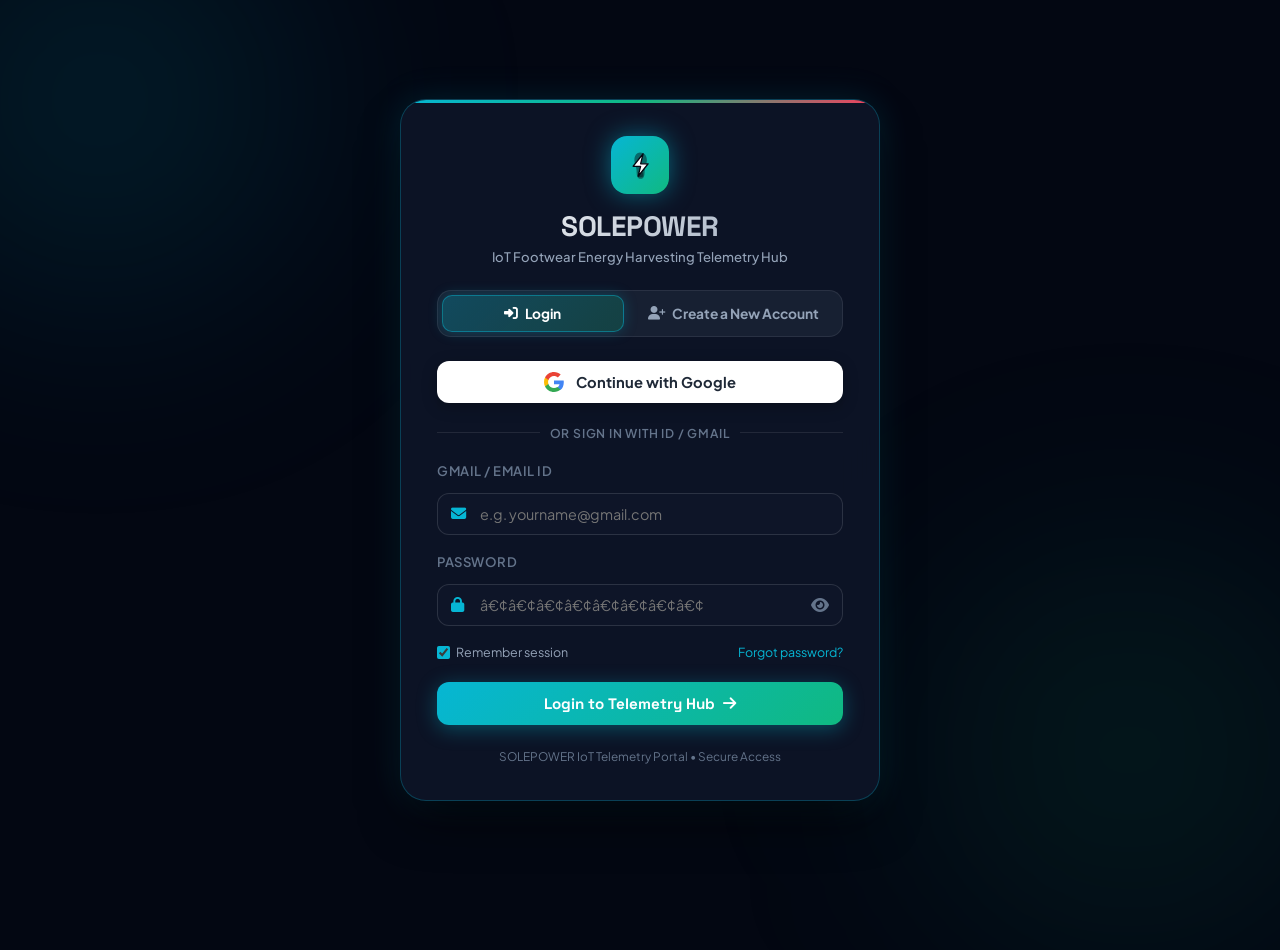
<file: static/login.html>
<!DOCTYPE html>
<html lang="en">
<head>
    <meta charset="UTF-8">
    <meta name="viewport" content="width=device-width, initial-scale=1.0">
    <title>SOLEPOWER - Telemetry Authentication Portal</title>
    <link rel="stylesheet" href="/static/style.css">
    <!-- FontAwesome for Icons -->
    <link rel="stylesheet" href="https://cdnjs.cloudflare.com/ajax/libs/font-awesome/6.5.1/css/all.min.css">
    <!-- Google Fonts -->
    <link rel="preconnect" href="https://fonts.googleapis.com">
    <link rel="preconnect" href="https://fonts.gstatic.com" crossorigin>
    <link href="https://fonts.googleapis.com/css2?family=Plus+Jakarta+Sans:wght@400;500;600;700;800&family=Space+Grotesk:wght@500;700;800&display=swap" rel="stylesheet">
    <!-- Official Google Identity Services SDK -->
    <script src="https://accounts.google.com/gsi/client" async defer></script>
    <style>
        body {
            margin: 0;
            padding: 0;
            min-height: 100vh;
            display: flex;
            align-items: center;
            justify-content: center;
            background: #030712;
            overflow-x: hidden;
            position: relative;
        }

        .login-wrapper {
            width: 100%;
            max-width: 480px;
            margin: 1.5rem;
            position: relative;
            z-index: 10;
        }

        .login-glass-card {
            background: rgba(15, 23, 42, 0.82);
            backdrop-filter: blur(24px);
            -webkit-backdrop-filter: blur(24px);
            border: 1px solid rgba(6, 182, 212, 0.28);
            border-radius: 26px;
            padding: 2.25rem;
            box-shadow: 0 25px 50px -12px rgba(0, 0, 0, 0.7), 0 0 35px rgba(6, 182, 212, 0.15);
            position: relative;
            overflow: hidden;
        }

        .login-glass-card::before {
            content: '';
            position: absolute;
            top: 0;
            left: 0;
            right: 0;
            height: 3px;
            background: linear-gradient(90deg, #06b6d4, #10b981, #f43f5e);
        }

        .login-brand-header {
            text-align: center;
            margin-bottom: 1.6rem;
        }

        .login-brand-logo {
            display: inline-flex;
            align-items: center;
            justify-content: center;
            width: 58px;
            height: 58px;
            border-radius: 16px;
            background: linear-gradient(135deg, #06b6d4, #10b981);
            box-shadow: 0 0 25px rgba(6, 182, 212, 0.5);
            margin-bottom: 0.85rem;
        }

        .login-brand-title {
            font-family: 'Space Grotesk', sans-serif;
            font-size: 1.75rem;
            font-weight: 800;
            letter-spacing: -0.5px;
            margin: 0;
            background: linear-gradient(135deg, #ffffff, #94a3b8);
            -webkit-background-clip: text;
            -webkit-text-fill-color: transparent;
        }

        .login-brand-subtitle {
            color: #94a3b8;
            font-size: 0.82rem;
            margin-top: 4px;
            font-weight: 500;
        }

        /* 2 Primary Mode Tabs: Login vs Create a New Account */
        .auth-tab-switch {
            display: grid;
            grid-template-columns: 1fr 1.15fr;
            background: rgba(30, 41, 59, 0.65);
            border: 1px solid rgba(255, 255, 255, 0.08);
            border-radius: 14px;
            padding: 4px;
            margin-bottom: 1.5rem;
            gap: 5px;
        }

        .auth-tab-btn {
            background: transparent;
            border: none;
            color: #94a3b8;
            padding: 9px 12px;
            border-radius: 10px;
            font-size: 0.86rem;
            font-weight: 700;
            cursor: pointer;
            transition: all 0.25s ease;
            display: flex;
            align-items: center;
            justify-content: center;
            gap: 7px;
            font-family: 'Plus Jakarta Sans', sans-serif;
        }

        .auth-tab-btn.active {
            background: linear-gradient(135deg, rgba(6, 182, 212, 0.28), rgba(16, 185, 129, 0.22));
            border: 1px solid rgba(6, 182, 212, 0.45);
            color: #fff;
            box-shadow: 0 0 14px rgba(6, 182, 212, 0.25);
        }

        /* Google Sign-In Button */
        .btn-google-auth {
            width: 100%;
            background: #ffffff;
            color: #1f2937;
            border: 1px solid rgba(255, 255, 255, 0.2);
            border-radius: 12px;
            padding: 10px 16px;
            font-size: 0.92rem;
            font-weight: 700;
            cursor: pointer;
            display: flex;
            align-items: center;
            justify-content: center;
            gap: 12px;
            transition: all 0.25s cubic-bezier(0.4, 0, 0.2, 1);
            box-shadow: 0 4px 15px rgba(0, 0, 0, 0.25);
            font-family: 'Plus Jakarta Sans', sans-serif;
        }

        .btn-google-auth:hover {
            transform: translateY(-2px);
            box-shadow: 0 8px 24px rgba(255, 255, 255, 0.2);
            background: #f8fafc;
        }

        .google-icon-svg {
            width: 20px;
            height: 20px;
            flex-shrink: 0;
        }

        /* Divider */
        .auth-divider {
            display: flex;
            align-items: center;
            text-align: center;
            margin: 1.35rem 0;
            color: #64748b;
            font-size: 0.76rem;
            font-weight: 600;
            text-transform: uppercase;
            letter-spacing: 0.8px;
        }

        .auth-divider::before,
        .auth-divider::after {
            content: '';
            flex: 1;
            border-bottom: 1px solid rgba(255, 255, 255, 0.09);
        }

        .auth-divider:not(:empty)::before {
            margin-right: .75em;
        }

        .auth-divider:not(:empty)::after {
            margin-left: .75em;
        }

        /* Form Controls */
        .form-group {
            margin-bottom: 1.15rem;
        }

        .form-label {
            display: block;
            font-size: 0.8rem;
            color: #cbd5e1;
            font-weight: 600;
            margin-bottom: 0.4rem;
        }

        .input-icon-wrapper {
            position: relative;
            display: flex;
            align-items: center;
        }

        .input-icon-wrapper i.lead-icon {
            position: absolute;
            left: 14px;
            color: #06b6d4;
            font-size: 0.95rem;
            pointer-events: none;
        }

        .input-icon-wrapper i.toggle-pass {
            position: absolute;
            right: 14px;
            color: #64748b;
            cursor: pointer;
            transition: color 0.2s ease;
        }

        .input-icon-wrapper i.toggle-pass:hover {
            color: #06b6d4;
        }

        .auth-input {
            width: 100%;
            background: rgba(15, 23, 42, 0.9);
            border: 1px solid rgba(255, 255, 255, 0.12);
            border-radius: 12px;
            padding: 11px 40px 11px 42px;
            color: #fff;
            font-size: 0.9rem;
            outline: none;
            font-family: 'Plus Jakarta Sans', sans-serif;
            transition: all 0.25s ease;
        }

        .auth-input:focus {
            border-color: #06b6d4;
            box-shadow: 0 0 15px rgba(6, 182, 212, 0.25);
            background: rgba(15, 23, 42, 0.98);
        }

        /* Sex / Gender Selector Grid */
        .gender-selector-grid {
            display: grid;
            grid-template-columns: 1fr 1fr;
            gap: 12px;
            margin-top: 4px;
        }

        .gender-option {
            display: flex;
            align-items: center;
            justify-content: center;
            gap: 10px;
            padding: 11px;
            background: rgba(15, 23, 42, 0.9);
            border: 1.5px solid rgba(255, 255, 255, 0.12);
            border-radius: 12px;
            color: #94a3b8;
            font-size: 0.88rem;
            font-weight: 700;
            cursor: pointer;
            transition: all 0.25s ease;
            user-select: none;
        }

        .gender-option:hover {
            border-color: rgba(6, 182, 212, 0.4);
            background: rgba(30, 41, 59, 0.8);
            color: #fff;
        }

        .gender-option.active-male {
            border-color: #06b6d4;
            background: rgba(6, 182, 212, 0.15);
            color: #fff;
            box-shadow: 0 0 14px rgba(6, 182, 212, 0.3);
        }

        .gender-option.active-female {
            border-color: #f43f5e;
            background: rgba(244, 63, 94, 0.15);
            color: #fff;
            box-shadow: 0 0 14px rgba(244, 63, 94, 0.3);
        }

        .auth-options-row {
            display: flex;
            justify-content: space-between;
            align-items: center;
            font-size: 0.78rem;
            margin-bottom: 1.35rem;
            color: #94a3b8;
        }

        .auth-checkbox {
            display: flex;
            align-items: center;
            gap: 6px;
            cursor: pointer;
        }

        .auth-checkbox input {
            accent-color: #06b6d4;
            cursor: pointer;
        }

        /* Submit Button */
        .btn-auth-submit {
            width: 100%;
            background: linear-gradient(135deg, #06b6d4, #10b981);
            border: none;
            border-radius: 12px;
            padding: 12px;
            color: #fff;
            font-size: 0.95rem;
            font-weight: 700;
            cursor: pointer;
            transition: all 0.3s cubic-bezier(0.4, 0, 0.2, 1);
            display: flex;
            align-items: center;
            justify-content: center;
            gap: 8px;
            font-family: 'Space Grotesk', sans-serif;
            box-shadow: 0 4px 20px rgba(6, 182, 212, 0.35);
        }

        .btn-auth-submit:hover {
            transform: translateY(-2px);
            box-shadow: 0 8px 30px rgba(6, 182, 212, 0.5);
            filter: brightness(1.08);
        }

        /* Quick Demo Presets */
        .demo-presets-box {
            margin-top: 1.5rem;
            background: rgba(30, 41, 59, 0.35);
            border: 1px dashed rgba(6, 182, 212, 0.25);
            border-radius: 14px;
            padding: 0.85rem;
        }

        .demo-presets-title {
            font-size: 0.72rem;
            color: #06b6d4;
            font-weight: 700;
            text-transform: uppercase;
            letter-spacing: 0.6px;
            margin-bottom: 0.6rem;
            display: flex;
            align-items: center;
            gap: 6px;
        }

        .demo-pills-list {
            display: flex;
            flex-direction: column;
            gap: 0.45rem;
        }

        .demo-pill-btn {
            background: rgba(255, 255, 255, 0.04);
            border: 1px solid rgba(255, 255, 255, 0.08);
            border-radius: 8px;
            padding: 6px 10px;
            color: #cbd5e1;
            font-size: 0.78rem;
            font-weight: 600;
            cursor: pointer;
            display: flex;
            align-items: center;
            justify-content: space-between;
            transition: all 0.2s ease;
            font-family: 'Plus Jakarta Sans', sans-serif;
        }

        .demo-pill-btn:hover {
            background: rgba(6, 182, 212, 0.15);
            border-color: rgba(6, 182, 212, 0.4);
            color: #fff;
            transform: translateX(3px);
        }

        .demo-pill-btn span.badge {
            font-size: 0.7rem;
            padding: 2px 6px;
            border-radius: 4px;
            background: rgba(16, 185, 129, 0.15);
            color: #10b981;
        }

        /* Google Modal */
        .google-modal-backdrop {
            position: fixed;
            top: 0;
            left: 0;
            right: 0;
            bottom: 0;
            background: rgba(0, 0, 0, 0.75);
            backdrop-filter: blur(10px);
            z-index: 1000;
            display: none;
            align-items: center;
            justify-content: center;
        }

        .google-modal-box {
            background: #ffffff;
            color: #1f2937;
            width: 100%;
            max-width: 400px;
            border-radius: 20px;
            padding: 2rem;
            box-shadow: 0 25px 50px rgba(0, 0, 0, 0.5);
            animation: modalFadeIn 0.25s ease-out;
            position: relative;
        }

        @keyframes modalFadeIn {
            from { opacity: 0; transform: scale(0.95); }
            to { opacity: 1; transform: scale(1); }
        }

        .google-acc-item {
            display: flex;
            align-items: center;
            gap: 12px;
            padding: 10px 12px;
            border-radius: 12px;
            cursor: pointer;
            transition: background 0.2s ease;
            border-bottom: 1px solid #f1f5f9;
        }

        .google-acc-item:hover {
            background: #f1f5f9;
        }

        .google-acc-avatar {
            width: 40px;
            height: 40px;
            border-radius: 50%;
            object-fit: cover;
        }

        /* Error/Status Banner */
        .auth-alert {
            padding: 10px 14px;
            border-radius: 10px;
            font-size: 0.82rem;
            font-weight: 600;
            margin-bottom: 1rem;
            display: none;
            align-items: center;
            gap: 8px;
        }

        .auth-alert-error {
            background: rgba(244, 63, 94, 0.15);
            border: 1px solid rgba(244, 63, 94, 0.4);
            color: #f43f5e;
        }

        .auth-alert-success {
            background: rgba(16, 185, 129, 0.15);
            border: 1px solid rgba(16, 185, 129, 0.4);
            color: #10b981;
        }
    </style>
</head>
<body>

    <!-- Ambient Glowing Backdrops -->
    <div class="bg-glow glow-1"></div>
    <div class="bg-glow glow-2"></div>

    <div class="login-wrapper">
        <div class="login-glass-card">
            
            <!-- Brand Header -->
            <div class="login-brand-header">
                <div class="login-brand-logo">
                    <svg width="30" height="30" viewBox="0 0 24 24" fill="none" xmlns="http://www.w3.org/2000/svg">
                        <path d="M12 2C9.5 2 7.5 4.5 7.5 8C7.5 10.5 8.5 12.5 9 14.5C9.5 16.5 9 19.5 10 21.5C10.5 22.5 11.5 23 12.5 23C13.5 23 14.5 22.5 15 21.5C16 19.5 15.5 16.5 16 14.5C16.5 12.5 17.5 10.5 17.5 8C17.5 4.5 15.5 2 12 2Z" fill="#060913" opacity="0.45"/>
                        <path d="M10.5 21C11 21.5 12 21.8 12.5 21.8C13 21.8 14 21.5 14.5 21C14.8 19.8 14.5 18.5 14.5 18H10.5C10.5 18.5 10.2 19.8 10.5 21Z" fill="#060913" opacity="0.45"/>
                        <path d="M14.5 3L6.5 13H12.5L10.5 21L18.5 11H12.5L14.5 3Z" fill="#FFFFFF" stroke="#060913" stroke-width="1" stroke-linejoin="round"/>
                    </svg>
                </div>
                <h1 class="login-brand-title">SOLEPOWER</h1>
                <p class="login-brand-subtitle" id="portal-subtitle">IoT Footwear Energy Harvesting Telemetry Hub</p>
            </div>

            <!-- 2 Primary Mode Tabs: Login vs Create a New Account -->
            <div class="auth-tab-switch">
                <button id="tab-btn-signin" class="auth-tab-btn active" type="button">
                    <i class="fa-solid fa-right-to-bracket"></i> Login
                </button>
                <button id="tab-btn-register" class="auth-tab-btn" type="button">
                    <i class="fa-solid fa-user-plus"></i> Create a New Account
                </button>
            </div>

            <!-- Status Alert Banner -->
            <div id="auth-alert" class="auth-alert"></div>

            <!-- Google Sign-In Button (Shown in Login tab) -->
            <div id="section-google-auth">
                <button id="btn-google-login" class="btn-google-auth" type="button">
                    <svg class="google-icon-svg" viewBox="0 0 24 24">
                        <path fill="#4285F4" d="M23.745 12.27c0-.7-.06-1.4-.19-2.07H12v4.51h6.6c-.29 1.52-1.14 2.82-2.4 3.68v3.05h3.88c2.27-2.09 3.665-5.17 3.665-9.17z"/>
                        <path fill="#34A853" d="M12 24c3.24 0 5.95-1.08 7.93-2.91l-3.88-3.05c-1.08.72-2.45 1.16-4.05 1.16-3.12 0-5.77-2.1-6.72-4.93H1.26v3.15C3.29 21.43 7.37 24 12 24z"/>
                        <path fill="#FBBC05" d="M5.28 14.27c-.25-.72-.38-1.49-.38-2.27s.13-1.55.38-2.27V6.58H1.26C.46 8.16 0 9.94 0 12s.46 3.84 1.26 5.42l4.02-3.15z"/>
                        <path fill="#EA4335" d="M12 4.75c1.77 0 3.35.61 4.6 1.8l3.42-3.42C17.95 1.19 15.24 0 12 0 7.37 0 3.29 2.57 1.26 6.58l4.02 3.15c.95-2.83 3.6-4.98 6.72-4.98z"/>
                    </svg>
                    <span>Continue with Google</span>
                </button>
                <div class="auth-divider">or sign in with ID / Gmail</div>
            </div>

            <!-- Authentication Form -->
            <form id="auth-form">
                <!-- 1. Name field (Mandatory in Create Account mode) -->
                <div class="form-group" id="group-name" style="display: none;">
                    <label class="form-label" for="input-name">Full Name</label>
                    <div class="input-icon-wrapper">
                        <i class="fa-solid fa-user lead-icon"></i>
                        <input type="text" id="input-name" class="auth-input" placeholder="Enter your full name (e.g. Kartik Sharma)">
                    </div>
                </div>

                <!-- 2. Gmail / Email Address field -->
                <div class="form-group">
                    <label class="form-label" for="input-email" id="label-email">Gmail / Email ID</label>
                    <div class="input-icon-wrapper">
                        <i class="fa-solid fa-envelope lead-icon"></i>
                        <input type="email" id="input-email" class="auth-input" placeholder="e.g. yourname@gmail.com" required>
                    </div>
                </div>

                <!-- 3. Password field -->
                <div class="form-group">
                    <label class="form-label" for="input-password">Password</label>
                    <div class="input-icon-wrapper">
                        <i class="fa-solid fa-lock lead-icon"></i>
                        <input type="password" id="input-password" class="auth-input" placeholder="â€¢â€¢â€¢â€¢â€¢â€¢â€¢â€¢" required>
                        <i class="fa-solid fa-eye toggle-pass" id="btn-toggle-pass" title="Show/Hide Password"></i>
                    </div>
                </div>

                <!-- 4. Sex (Gender) field (Mandatory in Create Account mode) -->
                <div class="form-group" id="group-gender" style="display: none;">
                    <label class="form-label">Sex / Gender</label>
                    <div class="gender-selector-grid">
                        <div class="gender-option active-male" id="opt-gender-male">
                            <i class="fa-solid fa-person" style="color: #06b6d4; font-size: 1.15rem;"></i>
                            <span>Male</span>
                        </div>
                        <div class="gender-option" id="opt-gender-female">
                            <i class="fa-solid fa-person-dress" style="color: #f43f5e; font-size: 1.15rem;"></i>
                            <span>Female</span>
                        </div>
                    </div>
                </div>

                <!-- Options Row (Remember session in Login mode) -->
                <div class="auth-options-row" id="row-login-options">
                    <label class="auth-checkbox">
                        <input type="checkbox" id="check-remember" checked>
                        <span>Remember session</span>
                    </label>
                    <a href="javascript:void(0)" id="link-forgot-pass" style="color: #06b6d4; text-decoration: none;">Forgot password?</a>
                </div>

                <!-- Submit Button -->
                <button type="submit" id="btn-submit-auth" class="btn-auth-submit">
                    <span id="btn-submit-text">Login to Telemetry Hub</span>
                    <i class="fa-solid fa-arrow-right"></i>
                </button>
            </form>

            <!-- Clean Footer -->
            <div style="text-align: center; margin-top: 1.5rem; font-size: 0.74rem; color: #64748b;">
                SOLEPOWER IoT Telemetry Portal &bull; Secure Access
            </div>

        </div>
    </div>



    <!-- Login Logic -->
    <script src="/static/login.js"></script>
</body>
</html>
</file>
<file: static/style.css>
/* Premium CSS Theme & Variables */
/* Premium Glassmorphic & Neon Theme Core Variables Setup */
:root {
    --bg-deep: #060913;
    --glass-card: rgba(15, 23, 42, 0.45);
    --glass-border: rgba(255, 255, 255, 0.06);
    --text-main: #f8fafc;
    --text-muted: #64748b;
    
    /* Neon Glow Accent Colors */
    --neon-emerald: #10b981;
    --neon-cyan: #06b6d4;
    --neon-amber: #f59e0b;
    --sidebar-width: 280px;
}

* {
    margin: 0;
    padding: 0;
    box-sizing: border-box;
}

body {
    background-color: var(--bg-deep);
    color: var(--text-main);
    font-family: 'Plus Jakarta Sans', sans-serif;
    min-height: 100vh;
    overflow-x: hidden;
    position: relative;
}

.font-display {
    font-family: 'Space Grotesk', sans-serif;
}

/* Ambient Backdrop Glow Orbs */
.bg-glow {
    position: absolute;
    width: 400px;
    height: 400px;
    border-radius: 50%;
    pointer-events: none;
    z-index: 0;
    filter: blur(120px);
}
.glow-1 { top: -100px; left: -100px; background: rgba(6, 182, 212, 0.12); }
.glow-2 { bottom: -50px; right: -50px; background: rgba(16, 185, 129, 0.1); }

.app-container {
    display: flex;
    position: relative;
    z-index: 1;
}

/* Premium Glass Sidebar Layout */
.sidebar {
    width: var(--sidebar-width);
    background: rgba(4, 7, 16, 0.8);
    backdrop-filter: blur(20px);
    height: 100vh;
    position: fixed;
    padding: 2.5rem 1.75rem;
    display: flex;
    flex-direction: column;
    justify-content: space-between;
    border-right: 1px solid var(--glass-border);
}

.sidebar-logo {
    display: flex;
    align-items: center;
    gap: 0.85rem;
}

.logo-box {
    width: 38px;
    height: 38px;
    background: linear-gradient(135deg, var(--neon-cyan), var(--neon-emerald));
    border-radius: 10px;
    display: flex;
    align-items: center;
    justify-content: center;
    color: #000;
    font-weight: 900;
    box-shadow: 0 0 15px rgba(6, 182, 212, 0.4);
}

.sidebar-logo h2 {
    font-family: 'Space Grotesk', sans-serif;
    font-size: 1.3rem;
    font-weight: 700;
    letter-spacing: 1px;
    background: linear-gradient(to right, #fff, #94a3b8);
    -webkit-background-clip: text;
    -webkit-text-fill-color: transparent;
}

.sidebar-menu {
    display: flex;
    flex-direction: column;
    gap: 0.65rem;
    margin-top: -6rem;
}

.sidebar-menu a {
    color: var(--text-muted);
    text-decoration: none;
    padding: 0.85rem 1.25rem;
    border-radius: 12px;
    display: flex;
    align-items: center;
    gap: 0.85rem;
    font-size: 0.95rem;
    font-weight: 500;
    transition: all 0.3s cubic-bezier(0.4, 0, 0.2, 1);
}

.sidebar-menu a:hover {
    color: #fff;
    background: rgba(255, 255, 255, 0.03);
}

.sidebar-menu a.active {
    background: rgba(6, 182, 212, 0.08);
    color: var(--neon-cyan);
    border: 1px solid rgba(6, 182, 212, 0.15);
    font-weight: 600;
}

.project-info {
    border-top: 1px solid var(--glass-border);
    padding-top: 1.25rem;
}
.tag {
    font-size: 0.75rem;
    font-weight: 700;
    text-transform: uppercase;
    letter-spacing: 1.5px;
    color: var(--neon-emerald);
    background: rgba(16, 185, 129, 0.08);
    display: inline-block;
    padding: 0.25rem 0.5rem;
    border-radius: 6px;
    margin-bottom: 0.5rem;
}
.sub-tag { font-size: 0.8rem; color: var(--text-muted); }

/* Dashboard Core Body Layout */
.main-content {
    margin-left: var(--sidebar-width);
    width: calc(100% - var(--sidebar-width));
    padding: 2.5rem;
}

.top-navbar {
    display: flex;
    justify-content: space-between;
    align-items: center;
    margin-bottom: 2.5rem;
}

.welcome-text h1 { font-family: 'Space Grotesk', sans-serif; font-size: 2.2rem; font-weight: 700; letter-spacing: -0.5px; }
.welcome-text p { color: var(--text-muted); margin-top: 0.35rem; font-size: 0.95rem; }

.hardware-status {
    background: rgba(16, 185, 129, 0.06);
    color: var(--neon-emerald);
    border: 1px solid rgba(16, 185, 129, 0.15);
    padding: 0.6rem 1.25rem;
    border-radius: 30px;
    font-size: 0.85rem;
    font-weight: 600;
    display: flex;
    align-items: center;
    gap: 0.6rem;
    box-shadow: 0 4px 20px rgba(16, 185, 129, 0.03);
}

.pulse-dot {
    width: 8px;
    height: 8px;
    background: var(--neon-emerald);
    border-radius: 50%;
    box-shadow: 0 0 10px var(--neon-emerald);
    animation: pulseDot 2s infinite;
}

/* User Profile & Logout Topbar Pill */
.user-profile-pill {
    display: flex;
    align-items: center;
    gap: 10px;
    background: rgba(30, 41, 59, 0.45);
    border: 1px solid var(--glass-border);
    border-radius: 30px;
    padding: 4px 12px 4px 5px;
    backdrop-filter: blur(12px);
    transition: all 0.25s ease;
}

.user-profile-pill:hover {
    border-color: rgba(6, 182, 212, 0.4);
    background: rgba(30, 41, 59, 0.65);
    box-shadow: 0 0 15px rgba(6, 182, 212, 0.15);
}

.nav-avatar {
    width: 32px;
    height: 32px;
    border-radius: 50%;
    border: 1.5px solid #06b6d4;
    background: #0f172a;
    object-fit: cover;
}

.nav-user-info {
    display: flex;
    flex-direction: column;
    line-height: 1.2;
}

.nav-username {
    font-size: 0.82rem;
    font-weight: 700;
    color: #fff;
    font-family: 'Space Grotesk', sans-serif;
}

.nav-userrole {
    font-size: 0.68rem;
    color: #06b6d4;
    font-weight: 600;
}

.btn-nav-logout {
    background: rgba(244, 63, 94, 0.12);
    border: 1px solid rgba(244, 63, 94, 0.25);
    color: #f43f5e;
    width: 28px;
    height: 28px;
    border-radius: 50%;
    cursor: pointer;
    display: flex;
    align-items: center;
    justify-content: center;
    font-size: 0.75rem;
    margin-left: 4px;
    transition: all 0.2s ease;
}

.btn-nav-logout:hover {
    background: #f43f5e;
    color: #fff;
    box-shadow: 0 0 10px rgba(244, 63, 94, 0.4);
    transform: scale(1.08);
}

/* Premium Card Layout Elements Style Maps */
.metrics-grid {
    display: grid;
    grid-template-columns: repeat(3, 1fr);
    gap: 1.5rem;
    margin-bottom: 2.5rem;
}

.card {
    background: var(--glass-card);
    backdrop-filter: blur(16px);
    border: 1px solid var(--glass-border);
    border-radius: 24px;
    padding: 1.75rem;
    display: flex;
    align-items: center;
    gap: 1.5rem;
    transition: transform 0.3s ease, box-shadow 0.3s ease;
}

.card:hover {
    transform: translateY(-4px);
}

.card-icon {
    width: 52px;
    height: 52px;
    border-radius: 16px;
    display: flex;
    align-items: center;
    justify-content: center;
    font-size: 1.35rem;
}

/* Beautiful color-coded card variations */
.card-neon-cyan { border-left: 3px solid var(--neon-cyan); }
.card-neon-cyan .card-icon { background: rgba(6, 182, 212, 0.08); color: var(--neon-cyan); }
.card-neon-cyan:hover { box-shadow: 0 10px 30px rgba(6, 182, 212, 0.08); }

.card-neon-emerald { border-left: 3px solid var(--neon-emerald); }
.card-neon-emerald .card-icon { background: rgba(16, 185, 129, 0.08); color: var(--neon-emerald); }
.card-neon-emerald:hover { box-shadow: 0 10px 30px rgba(16, 185, 129, 0.08); }

.card-neon-amber { border-left: 3px solid var(--neon-amber); }
.card-neon-amber .card-icon { background: rgba(245, 158, 11, 0.08); color: var(--neon-amber); }
.card-neon-amber:hover { box-shadow: 0 10px 30px rgba(245, 158, 11, 0.08); }

.card-data h3 { font-size: 0.85rem; color: var(--text-muted); font-weight: 600; text-transform: uppercase; letter-spacing: 0.5px; }
.card-data p { font-size: 2rem; font-weight: 700; margin-top: 0.35rem; color: #fff; }
.unit-text { font-size: 1.1rem; color: var(--text-muted); font-weight: 500; margin-left: 0.15rem; }

/* Microelectronic Smart Readout Chips Layout */
.section-title { font-size: 1rem; margin-bottom: 1.25rem; color: var(--text-muted); font-weight: 700; text-transform: uppercase; letter-spacing: 1px; }

.chips-container {
    display: grid;
    grid-template-columns: repeat(3, 1fr);
    gap: 1.25rem;
    margin-bottom: 3rem;
}

.chip {
    background: linear-gradient(135deg, rgba(30, 41, 59, 0.3), rgba(15, 23, 42, 0.5));
    border: 1px solid var(--glass-border);
    padding: 1.25rem 1.5rem;
    border-radius: 18px;
    display: flex;
    flex-direction: column;
    gap: 0.5rem;
    transition: border 0.3s;
}

.chip-label { font-size: 0.75rem; font-weight: 700; text-transform: uppercase; color: var(--text-muted); letter-spacing: 0.5px; }
.chip-value { font-size: 1.8rem; font-weight: 700; color: #fff; }
.unit { font-size: 0.95rem; font-weight: 600; margin-left: 0.25rem; }

.voltage-chip .unit { color: var(--neon-amber); }
.voltage-chip:hover { border-color: rgba(245, 158, 11, 0.25); }
.current-chip .unit { color: var(--neon-cyan); }
.current-chip:hover { border-color: rgba(6, 182, 212, 0.25); }
.power-chip .unit { color: var(--neon-emerald); }
.power-chip:hover { border-color: rgba(16, 185, 129, 0.25); }

/* Bottom Rows Section Charts and controls styling maps */
.data-section {
    display: grid;
    grid-template-columns: 2.2fr 1fr;
    gap: 1.75rem;
}

.panel-box {
    background: var(--glass-card);
    backdrop-filter: blur(16px);
    border: 1px solid var(--glass-border);
    border-radius: 28px;
    padding: 2rem;
}

.panel-box h3 { font-family: 'Space Grotesk', sans-serif; font-size: 1.15rem; margin-bottom: 1.5rem; font-weight: 700; letter-spacing: -0.2px; }
.controls-panel p { color: var(--text-muted); font-size: 0.9rem; line-height: 1.6; margin-bottom: 2rem; }

.chart-wrapper {
    height: 240px;
    position: relative;
}

/* Premium Interaction Control Trigger Buttons */
.btn-group {
    display: flex;
    flex-direction: column;
    gap: 0.85rem;
}

.btn-primary, .btn-secondary {
    width: 100%;
    padding: 1rem;
    border-radius: 14px;
    border: none;
    font-size: 0.95rem;
    font-weight: 700;
    cursor: pointer;
    display: flex;
    align-items: center;
    justify-content: center;
    gap: 0.6rem;
    transition: all 0.3s cubic-bezier(0.4, 0, 0.2, 1);
}

.btn-primary { 
    background: linear-gradient(135deg, var(--neon-cyan), var(--neon-emerald)); 
    color: #040710; 
    box-shadow: 0 4px 20px rgba(16, 185, 129, 0.15);
}
.btn-primary:hover { 
    transform: translateY(-2px); 
    box-shadow: 0 8px 25px rgba(16, 185, 129, 0.3);
}

.btn-secondary { 
    background: rgba(255, 255, 255, 0.04); 
    color: var(--text-main); 
    border: 1px solid var(--glass-border);
}
.btn-secondary:hover { 
    background: rgba(255, 255, 255, 0.08); 
}

@keyframes pulse-ring {
    0% { box-shadow: 0 0 0 0 rgba(16, 185, 129, 0.4); }
    70% { box-shadow: 0 0 0 8px rgba(16, 185, 129, 0); }
    100% { box-shadow: 0 0 0 0 rgba(16, 185, 129, 0); }
}

/* ===================================================================
   Tab Views System
   =================================================================== */
.tab-view {
    display: none;
}

.tab-view.active {
    display: block;
    animation: tabFadeIn 0.3s ease-out;
}

@keyframes tabFadeIn {
    from { opacity: 0; transform: translateY(6px); }
    to { opacity: 1; transform: translateY(0); }
}

/* ===================================================================
   Analytics Tab Grid Styles
   =================================================================== */
.analytics-split-grid {
    display: grid;
    grid-template-columns: 1.2fr 1fr;
    gap: 1.75rem;
}

.analytics-metrics-list, .formula-list {
    display: flex;
    flex-direction: column;
    gap: 1rem;
    margin-top: 1rem;
}

.metric-row {
    display: flex;
    justify-content: space-between;
    align-items: center;
    padding: 0.85rem 1.2rem;
    background: rgba(255, 255, 255, 0.02);
    border: 1px solid var(--glass-border);
    border-radius: 12px;
}

.metric-name {
    color: var(--text-muted);
    font-size: 0.9rem;
    font-weight: 500;
}

.metric-row strong {
    color: #fff;
    font-size: 1.15rem;
}

.formula-item {
    display: flex;
    flex-direction: column;
    gap: 0.4rem;
    padding: 0.85rem 1.2rem;
    background: rgba(6, 182, 212, 0.03);
    border: 1px solid rgba(6, 182, 212, 0.12);
    border-radius: 12px;
}

.formula-label {
    font-size: 0.78rem;
    color: var(--neon-cyan);
    font-weight: 700;
    text-transform: uppercase;
    letter-spacing: 0.5px;
}

.formula-item code {
    font-family: 'Space Grotesk', monospace;
    font-size: 1.05rem;
    color: #fff;
    background: rgba(0, 0, 0, 0.35);
    padding: 0.4rem 0.75rem;
    border-radius: 8px;
    display: inline-block;
}

/* ===================================================================
   History Log Tab (Live PostgreSQL Table)
   =================================================================== */
.history-panel-header {
    display: flex;
    justify-content: space-between;
    align-items: center;
    margin-bottom: 1.5rem;
}

.history-panel-header .sub-text {
    color: var(--text-muted);
    font-size: 0.88rem;
    margin-top: 0.25rem;
}

.btn-refresh {
    background: rgba(6, 182, 212, 0.1);
    color: var(--neon-cyan);
    border: 1px solid rgba(6, 182, 212, 0.25);
    padding: 0.6rem 1.1rem;
    border-radius: 10px;
    font-family: 'Plus Jakarta Sans', sans-serif;
    font-size: 0.85rem;
    font-weight: 600;
    cursor: pointer;
    display: flex;
    align-items: center;
    gap: 0.5rem;
    transition: all 0.2s ease;
}

.btn-refresh:hover {
    background: rgba(6, 182, 212, 0.2);
    transform: translateY(-1px);
}

.table-responsive {
    overflow-x: auto;
    border-radius: 14px;
    border: 1px solid var(--glass-border);
}

.data-table {
    width: 100%;
    border-collapse: collapse;
    font-size: 0.9rem;
    text-align: left;
}

.data-table th {
    background: rgba(30, 41, 59, 0.5);
    color: var(--text-muted);
    font-weight: 700;
    text-transform: uppercase;
    font-size: 0.75rem;
    letter-spacing: 0.6px;
    padding: 1rem 1.25rem;
    border-bottom: 1px solid var(--glass-border);
}

.data-table td {
    padding: 0.9rem 1.25rem;
    border-bottom: 1px solid rgba(255, 255, 255, 0.03);
    color: #e2e8f0;
    font-family: 'Space Grotesk', sans-serif;
}

.data-table tbody tr:hover {
    background: rgba(255, 255, 255, 0.02);
}

.data-table .text-center {
    text-align: center;
    color: var(--text-muted);
    padding: 2rem 0;
}

/* ===================================================================
   Hardware Config Tab
   =================================================================== */
.config-grid {
    display: grid;
    grid-template-columns: 1fr 1fr;
    gap: 1.75rem;
}

.config-form {
    display: flex;
    flex-direction: column;
    gap: 1.25rem;
    margin-top: 1rem;
}

.form-group {
    display: flex;
    flex-direction: column;
    gap: 0.45rem;
}

.form-group label {
    font-size: 0.82rem;
    color: var(--text-muted);
    font-weight: 600;
    text-transform: uppercase;
    letter-spacing: 0.5px;
}

.form-control {
    background: rgba(15, 23, 42, 0.6);
    border: 1px solid var(--glass-border);
    border-radius: 10px;
    padding: 0.75rem 1rem;
    color: #fff;
    font-family: 'Space Grotesk', sans-serif;
    font-size: 0.95rem;
    outline: none;
    transition: border-color 0.2s;
}

.form-control:focus {
    border-color: var(--neon-cyan);
}

.badge-status-box {
    display: flex;
    align-items: center;
    gap: 0.65rem;
    padding: 0.75rem 1rem;
    background: rgba(16, 185, 129, 0.06);
    border: 1px solid rgba(16, 185, 129, 0.15);
    border-radius: 10px;
    font-size: 0.85rem;
    color: #fff;
}

.status-indicator-green {
    width: 8px;
    height: 8px;
    border-radius: 50%;
    background-color: var(--neon-emerald);
    box-shadow: 0 0 8px var(--neon-emerald);
}

.specs-list {
    display: flex;
    flex-direction: column;
    gap: 0.85rem;
    margin-top: 1rem;
}

.spec-item {
    display: flex;
    justify-content: space-between;
    align-items: center;
    padding: 0.75rem 1rem;
    background: rgba(255, 255, 255, 0.02);
    border: 1px solid var(--glass-border);
    border-radius: 10px;
    font-size: 0.88rem;
}

.spec-item span {
    color: var(--text-muted);
}

.spec-item strong {
    color: var(--neon-cyan);
    font-weight: 600;
}

/* ============================================================ */
/* MODEL STIMULATION TAB STYLES                                  */
/* ============================================================ */
.stimulation-split-grid {
    display: grid;
    grid-template-columns: 1.1fr 1.3fr;
    gap: 1.75rem;
    margin-bottom: 2rem;
}

.insole-visualizer-card {
    display: flex;
    flex-direction: column;
    align-items: center;
    justify-content: center;
    position: relative;
    overflow: hidden;
}

.heatmap-container-grid {
    display: grid;
    grid-template-columns: 1.15fr 1fr;
    gap: 1.5rem;
    align-items: start;
}

@media (max-width: 992px) {
    .heatmap-container-grid {
        grid-template-columns: 1fr;
    }
}

.insole-canvas-box {
    position: relative;
    width: 100%;
    min-height: 480px;
    background: radial-gradient(circle at 50% 50%, rgba(6, 182, 212, 0.06) 0%, rgba(15, 23, 42, 0.7) 100%);
    border: 1px solid rgba(6, 182, 212, 0.22);
    border-radius: 20px;
    padding: 1rem;
    display: flex;
    flex-direction: column;
    align-items: center;
    justify-content: flex-start;
    overflow: hidden;
    box-shadow: inset 0 0 35px rgba(0, 0, 0, 0.6), 0 10px 30px rgba(0, 0, 0, 0.35);
}

/* 3D Viewport Controls & Layout */
.insole-3d-toolbar {
    display: flex;
    align-items: center;
    justify-content: center;
    gap: 0.45rem;
    margin-bottom: 0.75rem;
    width: 100%;
    flex-wrap: wrap;
    z-index: 5;
}

.btn-cam-pill {
    background: rgba(255, 255, 255, 0.04);
    border: 1px solid var(--glass-border);
    border-radius: 20px;
    padding: 5px 11px;
    font-size: 0.72rem;
    color: var(--text-muted);
    font-weight: 600;
    cursor: pointer;
    transition: all 0.25s cubic-bezier(0.4, 0, 0.2, 1);
    display: flex;
    align-items: center;
    gap: 5px;
    font-family: 'Plus Jakarta Sans', sans-serif;
}

.btn-cam-pill:hover {
    background: rgba(6, 182, 212, 0.15);
    border-color: rgba(6, 182, 212, 0.4);
    color: #fff;
    transform: translateY(-1px);
}

.btn-cam-pill.active {
    background: rgba(6, 182, 212, 0.22);
    border-color: var(--neon-cyan);
    color: var(--neon-cyan);
    box-shadow: 0 0 10px rgba(6, 182, 212, 0.3);
}

.view-mode-toggle-group {
    display: flex;
    background: rgba(15, 23, 42, 0.85);
    border: 1px solid var(--glass-border);
    border-radius: 12px;
    padding: 4px;
    gap: 4px;
}

.btn-mode-toggle {
    background: transparent;
    border: none;
    color: var(--text-muted);
    padding: 6px 13px;
    border-radius: 8px;
    font-size: 0.8rem;
    font-weight: 700;
    cursor: pointer;
    display: flex;
    align-items: center;
    gap: 6px;
    transition: all 0.25s ease;
    font-family: 'Plus Jakarta Sans', sans-serif;
}

.btn-mode-toggle:hover {
    color: #fff;
}

.btn-mode-toggle.active {
    background: linear-gradient(135deg, rgba(6, 182, 212, 0.3), rgba(16, 185, 129, 0.25));
    border: 1px solid rgba(6, 182, 212, 0.45);
    color: #fff;
    box-shadow: 0 0 14px rgba(6, 182, 212, 0.25);
}

.insole-3d-viewport {
    width: 100%;
    height: 380px;
    position: relative;
    border-radius: 14px;
    overflow: hidden;
    cursor: grab;
}

.insole-3d-viewport:active {
    cursor: grabbing;
}

.insole-3d-viewport canvas {
    width: 100% !important;
    height: 100% !important;
    display: block;
    outline: none;
}

.insole-3d-hint {
    position: absolute;
    bottom: 10px;
    left: 50%;
    transform: translateX(-50%);
    background: rgba(15, 23, 42, 0.8);
    backdrop-filter: blur(8px);
    border: 1px solid rgba(255, 255, 255, 0.08);
    border-radius: 20px;
    padding: 4px 12px;
    font-size: 0.72rem;
    color: #94a3b8;
    pointer-events: none;
    white-space: nowrap;
    display: flex;
    align-items: center;
    gap: 6px;
    z-index: 4;
}

.insole-3d-tooltip {
    position: absolute;
    pointer-events: none;
    background: rgba(15, 23, 42, 0.95);
    border: 1px solid rgba(6, 182, 212, 0.6);
    border-radius: 8px;
    padding: 6px 12px;
    font-size: 0.78rem;
    color: #fff;
    box-shadow: 0 8px 24px rgba(0, 0, 0, 0.6);
    z-index: 10;
    white-space: nowrap;
    backdrop-filter: blur(8px);
    font-family: 'Space Grotesk', sans-serif;
    transform: translate(-50%, -120%);
    transition: opacity 0.15s ease;
}

.insole-2d-viewport {
    display: flex;
    align-items: center;
    justify-content: center;
    width: 100%;
    height: 380px;
}

.insole-svg {
    width: 240px;
    height: 380px;
    filter: drop-shadow(0 0 15px rgba(6, 182, 212, 0.2));
}

.piezo-disc {
    cursor: pointer;
    transition: all 0.3s ease;
}

.piezo-disc:hover {
    filter: brightness(1.3);
}

.piezo-disc.active-pulse {
    animation: discPulse 0.5s cubic-bezier(0.1, 0.9, 0.2, 1);
}

@keyframes discPulse {
    0% { transform: scale(1); filter: brightness(1); }
    50% { transform: scale(1.15); filter: brightness(2) drop-shadow(0 0 12px #10b981); }
    100% { transform: scale(1); filter: brightness(1); }
}

.sole-legend {
    display: flex;
    flex-wrap: wrap;
    gap: 0.75rem;
    justify-content: center;
    margin-top: 1rem;
    font-size: 0.78rem;
}

.sole-legend-item {
    display: flex;
    align-items: center;
    gap: 6px;
    color: var(--text-muted);
}

.legend-dot {
    width: 10px;
    height: 10px;
    border-radius: 50%;
}

.gait-pills {
    display: grid;
    grid-template-columns: repeat(2, 1fr);
    gap: 0.75rem;
    margin-bottom: 1.5rem;
}

.gait-pill {
    padding: 0.85rem 1rem;
    border-radius: 14px;
    background: rgba(255, 255, 255, 0.03);
    border: 1px solid var(--glass-border);
    color: var(--text-muted);
    font-size: 0.88rem;
    font-weight: 600;
    cursor: pointer;
    display: flex;
    align-items: center;
    gap: 0.65rem;
    transition: all 0.25s ease;
}

.gait-pill:hover {
    border-color: rgba(6, 182, 212, 0.4);
    color: #fff;
}

.gait-pill.active {
    background: rgba(6, 182, 212, 0.12);
    border-color: var(--neon-cyan);
    color: var(--neon-cyan);
    box-shadow: 0 0 15px rgba(6, 182, 212, 0.2);
}

.range-slider-group {
    margin-bottom: 1.5rem;
}

.slider-header {
    display: flex;
    justify-content: space-between;
    align-items: center;
    margin-bottom: 0.6rem;
    font-size: 0.88rem;
    color: var(--text-muted);
    font-weight: 600;
}

.slider-val-badge {
    color: var(--neon-emerald);
    font-family: 'Space Grotesk', sans-serif;
    font-weight: 700;
    font-size: 1rem;
}

.custom-slider {
    -webkit-appearance: none;
    appearance: none;
    width: 100%;
    height: 6px;
    border-radius: 4px;
    background: rgba(255, 255, 255, 0.1);
    outline: none;
    transition: background 0.3s;
}

.custom-slider::-webkit-slider-thumb {
    -webkit-appearance: none;
    appearance: none;
    width: 18px;
    height: 18px;
    border-radius: 50%;
    background: var(--neon-cyan);
    cursor: pointer;
    box-shadow: 0 0 10px var(--neon-cyan);
    transition: transform 0.2s;
}

.custom-slider::-webkit-slider-thumb:hover {
    transform: scale(1.2);
}

.stimulation-actions {
    display: flex;
    flex-direction: column;
    gap: 0.85rem;
    margin-top: 1.5rem;
}

.btn-stimulate {
    background: linear-gradient(135deg, #06b6d4, #3b82f6);
    color: #040710;
    box-shadow: 0 4px 20px rgba(6, 182, 212, 0.25);
}

.btn-continuous {
    background: linear-gradient(135deg, #10b981, #06b6d4);
    color: #040710;
    box-shadow: 0 4px 20px rgba(16, 185, 129, 0.25);
}

.projection-grid {
    display: grid;
    grid-template-columns: repeat(3, 1fr);
    gap: 1.25rem;
}

/* ============================================================ */
/* INTERACTIVE FOOT INSOLE HEATMAP CARDS & SECTION              */
/* ============================================================ */
.heatmap-container-grid {
    display: grid;
    grid-template-columns: 1.25fr 1fr;
    gap: 1.25rem;
    align-items: start;
    width: 100%;
    transition: all 0.3s cubic-bezier(0.4, 0, 0.2, 1);
}

/* Expanded Full-Width View Mode */
.heatmap-container-grid.expanded {
    grid-template-columns: 1fr;
}

.heatmap-container-grid.expanded .transducer-cards-grid {
    grid-template-columns: repeat(4, 1fr);
    margin-top: 1.25rem;
}

@media (max-width: 1200px) {
    .heatmap-container-grid {
        grid-template-columns: 1.15fr 1fr;
    }
    .heatmap-container-grid.expanded .transducer-cards-grid {
        grid-template-columns: repeat(2, 1fr);
    }
}

@media (max-width: 900px) {
    .heatmap-container-grid {
        grid-template-columns: 1fr;
    }
    .heatmap-container-grid .transducer-cards-grid {
        grid-template-columns: 1fr;
    }
}

.transducer-cards-grid {
    display: grid;
    grid-template-columns: 1fr;
    gap: 0.65rem;
    height: 100%;
}

@media (max-width: 650px) {
    .transducer-cards-grid {
        grid-template-columns: 1fr;
    }
}

.transducer-card {
    background: rgba(15, 23, 42, 0.55);
    backdrop-filter: blur(12px);
    border: 1px solid rgba(255, 255, 255, 0.08);
    border-radius: 12px;
    padding: 0.70rem 0.90rem;
    cursor: pointer;
    transition: all 0.22s cubic-bezier(0.4, 0, 0.2, 1);
    position: relative;
    overflow: hidden;
    display: flex;
    flex-direction: column;
    justify-content: space-between;
}

.transducer-card:hover {
    background: rgba(30, 41, 59, 0.75);
    transform: translateY(-2px);
    border-color: rgba(6, 182, 212, 0.45);
    box-shadow: 0 8px 24px rgba(0, 0, 0, 0.35);
}

/* Real-Time Foot Strike Kinetic Pulse Glow */
.transducer-card.active-strike {
    transform: translateY(-2px) scale(1.015);
}
.transducer-card#card-p1.active-strike {
    border-color: #f43f5e !important;
    box-shadow: 0 0 22px rgba(244, 63, 94, 0.45) !important;
    background: rgba(244, 63, 94, 0.10) !important;
}
.transducer-card#card-p2.active-strike {
    border-color: #f59e0b !important;
    box-shadow: 0 0 22px rgba(245, 158, 11, 0.45) !important;
    background: rgba(245, 158, 11, 0.10) !important;
}
.transducer-card#card-p3.active-strike {
    border-color: #06b6d4 !important;
    box-shadow: 0 0 22px rgba(6, 182, 212, 0.45) !important;
    background: rgba(6, 182, 212, 0.10) !important;
}
.transducer-card#card-p4.active-strike {
    border-color: #10b981 !important;
    box-shadow: 0 0 22px rgba(16, 185, 129, 0.45) !important;
    background: rgba(16, 185, 129, 0.10) !important;
}

.transducer-card-top {
    display: flex;
    align-items: center;
    justify-content: space-between;
    gap: 0.6rem;
    margin-bottom: 0.50rem;
}

.transducer-id-group {
    display: flex;
    align-items: center;
    gap: 0.65rem;
    min-width: 0;
    flex: 1;
}

.transducer-badge-tag {
    width: 32px;
    height: 32px;
    border-radius: 8px;
    display: flex;
    align-items: center;
    justify-content: center;
    font-family: 'Space Grotesk', sans-serif;
    font-size: 0.85rem;
    font-weight: 800;
    flex-shrink: 0;
}
.p1-tag { background: rgba(244, 63, 94, 0.15); color: #f43f5e; border: 1px solid rgba(244, 63, 94, 0.35); }
.p2-tag { background: rgba(245, 158, 11, 0.15); color: #f59e0b; border: 1px solid rgba(245, 158, 11, 0.35); }
.p3-tag { background: rgba(6, 182, 212, 0.15); color: #06b6d4; border: 1px solid rgba(6, 182, 212, 0.35); }
.p4-tag { background: rgba(16, 185, 129, 0.15); color: #10b981; border: 1px solid rgba(16, 185, 129, 0.35); }

.transducer-meta {
    min-width: 0;
    flex: 1;
}

.transducer-title-row {
    display: flex;
    align-items: center;
    gap: 0.5rem;
}

.transducer-name {
    font-size: 0.86rem;
    font-weight: 700;
    color: #fff;
    margin: 0;
    line-height: 1.2;
    white-space: nowrap;
}

.live-status-pill {
    font-size: 0.60rem;
    font-weight: 700;
    padding: 2px 6px;
    border-radius: 4px;
    background: rgba(255, 255, 255, 0.06);
    color: var(--text-muted);
    letter-spacing: 0.5px;
    white-space: nowrap;
    transition: all 0.2s ease;
}

.live-status-pill.active {
    background: rgba(16, 185, 129, 0.2);
    color: #34d399;
    border: 1px solid rgba(16, 185, 129, 0.4);
    box-shadow: 0 0 8px rgba(16, 185, 129, 0.3);
}

.zone-subtitle {
    font-size: 0.68rem;
    color: var(--text-muted);
    display: block;
    margin-top: 2px;
    line-height: 1.1;
    white-space: nowrap;
}

.load-pill {
    font-size: 0.68rem;
    font-weight: 700;
    padding: 2px 7px;
    border-radius: 6px;
    white-space: nowrap;
    flex-shrink: 0;
}
.p1-load { color: #f43f5e; background: rgba(244, 63, 94, 0.12); border: 1px solid rgba(244, 63, 94, 0.25); }
.p2-load { color: #f59e0b; background: rgba(245, 158, 11, 0.12); border: 1px solid rgba(245, 158, 11, 0.25); }
.p3-load { color: #06b6d4; background: rgba(6, 182, 212, 0.12); border: 1px solid rgba(6, 182, 212, 0.25); }
.p4-load { color: #10b981; background: rgba(16, 185, 129, 0.12); border: 1px solid rgba(16, 185, 129, 0.25); }

/* 3-Column Balanced Metrics Chips */
.transducer-card-metrics {
    display: grid;
    grid-template-columns: repeat(3, 1fr);
    gap: 0.40rem;
    margin-bottom: 0.50rem;
    background: rgba(10, 15, 29, 0.65);
    border: 1px solid rgba(255, 255, 255, 0.05);
    border-radius: 8px;
    padding: 5px 8px;
}

.metric-chip {
    display: flex;
    flex-direction: column;
    gap: 1px;
    min-width: 0;
}

.chip-label {
    font-size: 0.60rem;
    color: var(--text-muted);
    font-weight: 600;
    text-transform: uppercase;
    letter-spacing: 0.3px;
    display: flex;
    align-items: center;
    gap: 3px;
    white-space: nowrap;
}

.chip-val {
    font-family: 'Space Grotesk', sans-serif;
    color: #fff;
    font-size: 0.86rem;
    font-weight: 700;
    white-space: nowrap;
}

.p1-accent { color: #f43f5e !important; }
.p2-accent { color: #f59e0b !important; }
.p3-accent { color: #06b6d4 !important; }
.p4-accent { color: #10b981 !important; }

.load-progress-track {
    width: 100%;
    height: 4px;
    background: rgba(255, 255, 255, 0.06);
    border-radius: 2px;
    overflow: hidden;
}

.load-fill-bar {
    height: 100%;
    border-radius: 2px;
    transition: width 0.12s ease-out;
}
.p1-fill { background: linear-gradient(90deg, #f43f5e, #fb7185); }
.p2-fill { background: linear-gradient(90deg, #f59e0b, #fbbf24); }
.p3-fill { background: linear-gradient(90deg, #06b6d4, #38bdf8); }
.p4-fill { background: linear-gradient(90deg, #10b981, #34d399); }

/* ============================================================
   3D BIOMECHANICAL HUMAN GAIT WALKER VISUALIZER STYLES
   ============================================================ */

.insole-walker-viewport {
    width: 100%;
    min-height: 480px;
    position: relative;
    border-radius: 14px;
    display: flex;
    flex-direction: column;
}

.walker-3d-toolbar {
    display: flex;
    align-items: center;
    justify-content: space-between;
    flex-wrap: wrap;
    gap: 0.5rem;
    margin-bottom: 0.75rem;
    width: 100%;
    z-index: 6;
}

.walker-pill-group {
    display: flex;
    align-items: center;
    gap: 4px;
    background: rgba(15, 23, 42, 0.75);
    border: 1px solid rgba(255, 255, 255, 0.08);
    border-radius: 14px;
    padding: 3px 6px;
}

.walker-toolbar-label {
    font-size: 0.72rem;
    font-weight: 700;
    color: var(--text-muted);
    padding: 0 4px;
    display: flex;
    align-items: center;
    gap: 4px;
    font-family: 'Plus Jakarta Sans', sans-serif;
}

.btn-walker-pill {
    background: transparent;
    border: 1px solid transparent;
    border-radius: 10px;
    padding: 4px 9px;
    font-size: 0.72rem;
    color: var(--text-muted);
    font-weight: 600;
    cursor: pointer;
    transition: all 0.2s ease;
    display: flex;
    align-items: center;
    gap: 4px;
    font-family: 'Plus Jakarta Sans', sans-serif;
}

.btn-walker-pill:hover {
    color: #fff;
    background: rgba(255, 255, 255, 0.06);
}

.btn-walker-pill.active {
    background: rgba(6, 182, 212, 0.22);
    border-color: var(--neon-cyan);
    color: var(--neon-cyan);
    box-shadow: 0 0 10px rgba(6, 182, 212, 0.3);
}

/* Avatar Gender Accent Colors */
.walker-user-badge {
    display: flex;
    align-items: center;
}

.walker-badge-pill {
    font-size: 0.74rem;
    font-weight: 700;
    padding: 3px 9px;
    border-radius: 8px;
    display: flex;
    align-items: center;
    gap: 6px;
    letter-spacing: 0.2px;
    font-family: 'Space Grotesk', sans-serif;
}

.walker-badge-pill.male {
    background: rgba(14, 165, 233, 0.2);
    border: 1px solid rgba(14, 165, 233, 0.5);
    color: #38bdf8;
    box-shadow: 0 0 10px rgba(14, 165, 233, 0.25);
}

.walker-badge-pill.female {
    background: rgba(244, 63, 94, 0.2);
    border: 1px solid rgba(244, 63, 94, 0.5);
    color: #fda4af;
    box-shadow: 0 0 10px rgba(244, 63, 94, 0.25);
}

/* Floating Biomechanical HUD */
.walker-hud-overlay {
    position: absolute;
    top: 54px;
    right: 14px;
    background: rgba(15, 23, 42, 0.88);
    backdrop-filter: blur(14px);
    border: 1px solid rgba(6, 182, 212, 0.35);
    border-radius: 14px;
    padding: 10px 14px;
    min-width: 220px;
    box-shadow: 0 12px 30px rgba(0, 0, 0, 0.6), 0 0 15px rgba(6, 182, 212, 0.15);
    z-index: 5;
    pointer-events: none;
    transition: all 0.3s ease;
}

.walker-hud-header {
    display: flex;
    justify-content: space-between;
    align-items: center;
    margin-bottom: 8px;
    border-bottom: 1px solid rgba(255, 255, 255, 0.08);
    padding-bottom: 6px;
}

.walker-hud-badge {
    font-size: 0.75rem;
    font-weight: 700;
    display: flex;
    align-items: center;
    gap: 6px;
    color: #fff;
    font-family: 'Space Grotesk', sans-serif;
}

.walker-hud-cadence {
    font-size: 0.75rem;
    font-weight: 700;
    color: #f59e0b;
    font-family: 'Space Grotesk', sans-serif;
}

.walker-hud-body {
    display: flex;
    flex-direction: column;
    gap: 5px;
}

.walker-hud-stat {
    display: flex;
    justify-content: space-between;
    align-items: center;
    font-size: 0.72rem;
}

.hud-stat-label {
    color: var(--text-muted);
    font-weight: 500;
}

.hud-stat-val {
    font-weight: 700;
    color: #fff;
    font-family: 'Space Grotesk', sans-serif;
}

#walker-three-canvas {
    width: 100% !important;
    height: 500px !important;
    position: relative;
    border-radius: 14px;
    overflow: hidden;
    cursor: grab;
    background: radial-gradient(circle at 50% 60%, rgba(6, 182, 212, 0.08) 0%, rgba(15, 23, 42, 0.95) 100%);
    box-shadow: inset 0 0 40px rgba(0, 0, 0, 0.7);
    transition: height 0.3s ease;
}

.heatmap-container-grid.expanded #walker-three-canvas {
    height: 580px !important;
}

.heatmap-container-grid.expanded .insole-3d-viewport {
    height: 520px !important;
}

#btn-walker-expand.active {
    background: rgba(16, 185, 129, 0.25);
    border-color: #10b981;
    color: #6ee7b7;
    box-shadow: 0 0 12px rgba(16, 185, 129, 0.35);
}
</file>
